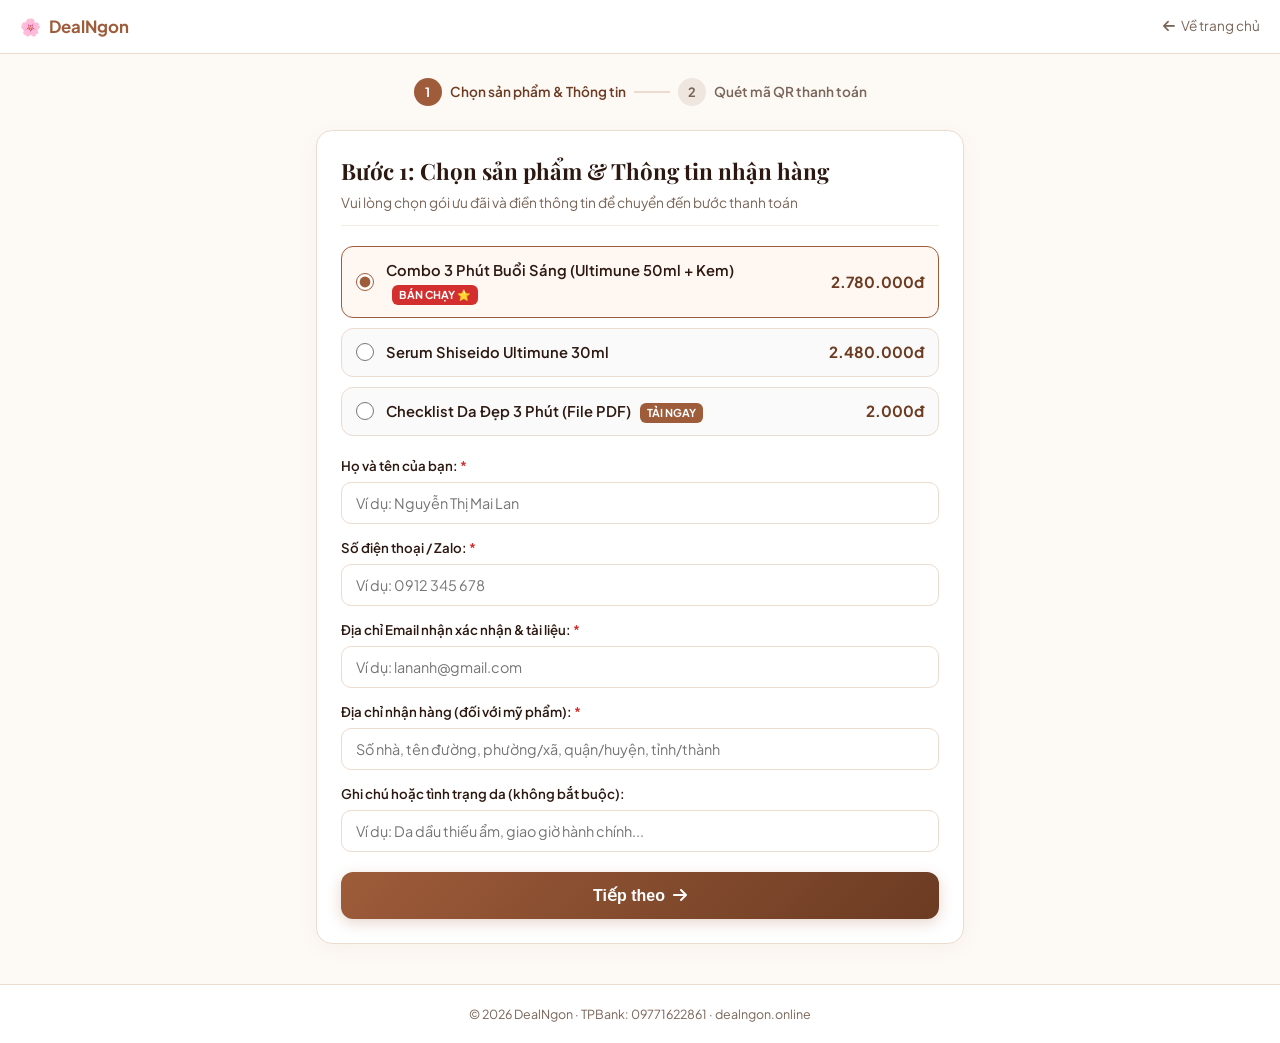
<file: thanh-toan.html>
<!DOCTYPE html>
<html lang="vi">
<head>
  <meta charset="UTF-8">
  <meta name="viewport" content="width=device-width, initial-scale=1.0">
  <title>Thanh Toán Đơn Hàng · DealNgon</title>
  <link rel="preconnect" href="https://fonts.googleapis.com">
  <link rel="preconnect" href="https://fonts.gstatic.com" crossorigin>
  <link href="https://fonts.googleapis.com/css2?family=Plus+Jakarta+Sans:wght@400;500;600;700;800&family=Playfair+Display:ital,wght@0,600;0,700;1,600&display=swap" rel="stylesheet">
  <link rel="stylesheet" href="https://cdnjs.cloudflare.com/ajax/libs/font-awesome/6.5.1/css/all.min.css">
  <style>
    :root {
      --primary: #9E5C3A;
      --primary-light: #C8896A;
      --primary-dark: #6B3B22;
      --bg-warm: #FDF9F5;
      --card-bg: #FFFFFF;
      --border-color: #EBDCD0;
      --text-dark: #2C1810;
      --text-muted: #7A6559;
      --success: #10B981;
      --radius: 16px;
    }

    * { box-sizing: border-box; margin: 0; padding: 0; }
    body {
      font-family: 'Plus Jakarta Sans', -apple-system, BlinkMacSystemFont, sans-serif;
      background-color: var(--bg-warm);
      color: var(--text-dark);
      line-height: 1.5;
      min-height: 100vh;
      display: flex;
      flex-direction: column;
    }

    .top-header {
      background: #fff;
      border-bottom: 1px solid var(--border-color);
      padding: 14px 20px;
      display: flex;
      align-items: center;
      justify-content: space-between;
    }
    .brand-logo {
      display: flex;
      align-items: center;
      gap: 8px;
      text-decoration: none;
      color: var(--text-dark);
      font-weight: 700;
      font-size: 1.05rem;
    }
    .brand-logo span { color: var(--primary); }
    .back-home-link {
      font-size: 0.85rem;
      color: var(--text-muted);
      text-decoration: none;
      display: flex;
      align-items: center;
      gap: 6px;
    }
    .back-home-link:hover { color: var(--primary); }

    .checkout-wrapper {
      max-width: 680px;
      margin: 24px auto 40px;
      padding: 0 16px;
      flex: 1;
      width: 100%;
    }

    /* Step Progress Bar */
    .step-progress {
      display: flex;
      align-items: center;
      justify-content: center;
      margin-bottom: 24px;
      gap: 8px;
    }
    .step-node {
      display: flex;
      align-items: center;
      gap: 8px;
      font-size: 0.85rem;
      font-weight: 600;
      color: var(--text-muted);
    }
    .step-node.active {
      color: var(--primary-dark);
    }
    .step-num {
      width: 28px;
      height: 28px;
      border-radius: 50%;
      background: #EFE6DF;
      color: var(--text-muted);
      display: flex;
      align-items: center;
      justify-content: center;
      font-size: 0.8rem;
      font-weight: 700;
    }
    .step-node.active .step-num {
      background: var(--primary);
      color: #fff;
    }
    .step-node.completed .step-num {
      background: var(--success);
      color: #fff;
    }
    .step-divider {
      width: 36px;
      height: 2px;
      background: var(--border-color);
    }

    .card {
      background: var(--card-bg);
      border-radius: var(--radius);
      border: 1px solid var(--border-color);
      padding: 24px;
      box-shadow: 0 4px 20px rgba(158, 92, 58, 0.05);
    }

    .card-header {
      margin-bottom: 20px;
      padding-bottom: 12px;
      border-bottom: 1px solid #F3EDE7;
    }
    .card-header h2 {
      font-family: 'Playfair Display', serif;
      font-size: 1.4rem;
      color: var(--text-dark);
      margin-bottom: 4px;
    }
    .card-header p {
      color: var(--text-muted);
      font-size: 0.86rem;
    }

    /* Packages */
    .package-options {
      display: flex;
      flex-direction: column;
      gap: 10px;
      margin-bottom: 20px;
    }
    .package-item {
      display: flex;
      align-items: center;
      gap: 12px;
      padding: 12px 14px;
      border: 1.5px solid var(--border-color);
      border-radius: 12px;
      cursor: pointer;
      transition: all 0.2s ease;
      background: #fafafa;
    }
    .package-item:hover { border-color: var(--primary-light); background: #fff; }
    .package-item.active { border-color: var(--primary); background: #FEF7F2; }
    .package-item input[type="radio"] {
      accent-color: var(--primary);
      width: 18px;
      height: 18px;
    }
    .package-info { flex: 1; }
    .package-name {
      font-weight: 600;
      font-size: 0.92rem;
      display: block;
      color: var(--text-dark);
    }
    .package-badge {
      font-size: 0.68rem;
      font-weight: 700;
      background: #D32F2F;
      color: #fff;
      padding: 2px 7px;
      border-radius: 6px;
      margin-left: 6px;
      display: inline-block;
    }
    .package-badge-pdf { background: var(--primary); }
    .package-price {
      font-weight: 700;
      color: var(--primary-dark);
      font-size: 0.95rem;
    }

    /* Form Fields */
    .form-group { margin-bottom: 14px; }
    .form-label {
      display: block;
      font-size: 0.83rem;
      font-weight: 600;
      color: var(--text-dark);
      margin-bottom: 6px;
    }
    .form-label .req { color: #dc2626; }
    .form-input {
      width: 100%;
      padding: 11px 14px;
      border: 1.5px solid var(--border-color);
      border-radius: 10px;
      font-size: 0.9rem;
      font-family: inherit;
      outline: none;
      transition: border-color 0.2s;
    }
    .form-input:focus { border-color: var(--primary); }

    /* Action buttons */
    .btn-next {
      width: 100%;
      background: linear-gradient(135deg, var(--primary), var(--primary-dark));
      color: #fff;
      border: none;
      padding: 14px;
      border-radius: 12px;
      font-weight: 700;
      font-size: 1rem;
      cursor: pointer;
      display: flex;
      align-items: center;
      justify-content: center;
      gap: 8px;
      transition: opacity 0.2s, transform 0.1s;
      box-shadow: 0 4px 14px rgba(158, 92, 58, 0.25);
      margin-top: 20px;
    }
    .btn-next:hover { opacity: 0.95; }
    .btn-next:active { transform: scale(0.99); }

    .btn-back {
      background: transparent;
      border: 1px solid var(--border-color);
      color: var(--text-muted);
      padding: 10px 18px;
      border-radius: 10px;
      font-weight: 600;
      font-size: 0.88rem;
      cursor: pointer;
      display: flex;
      align-items: center;
      gap: 6px;
      transition: all 0.2s;
    }
    .btn-back:hover { background: #FAF6F2; color: var(--text-dark); }

    .btn-paid {
      width: 100%;
      background: linear-gradient(135deg, #10B981, #059669);
      color: #fff;
      border: none;
      padding: 15px;
      border-radius: 12px;
      font-weight: 700;
      font-size: 1.05rem;
      cursor: pointer;
      display: flex;
      align-items: center;
      justify-content: center;
      gap: 8px;
      box-shadow: 0 4px 16px rgba(16, 185, 129, 0.3);
      transition: opacity 0.2s;
      margin-top: 16px;
    }
    .btn-paid:hover { opacity: 0.95; }

    .pulse-dot {
      width: 10px;
      height: 10px;
      background-color: #10B981;
      border-radius: 50%;
      display: inline-block;
      box-shadow: 0 0 0 0 rgba(16, 185, 129, 0.7);
      animation: pulse-dot-anim 1.6s infinite;
    }
    @keyframes pulse-dot-anim {
      0% { transform: scale(0.95); box-shadow: 0 0 0 0 rgba(16, 185, 129, 0.7); }
      70% { transform: scale(1.15); box-shadow: 0 0 0 8px rgba(16, 185, 129, 0); }
      100% { transform: scale(0.95); box-shadow: 0 0 0 0 rgba(16, 185, 129, 0); }
    }

    /* Summary Box in Step 2 */
    .order-summary-box {
      background: #FAF6F2;
      border: 1px solid #EADAD0;
      border-radius: 12px;
      padding: 14px 16px;
      margin-bottom: 20px;
      font-size: 0.88rem;
    }
    .order-summary-row {
      display: flex;
      justify-content: space-between;
      margin-bottom: 6px;
    }
    .order-summary-row:last-child {
      margin-bottom: 0;
      padding-top: 6px;
      border-top: 1px dashed #E2D3C7;
      font-weight: 700;
      color: var(--primary-dark);
      font-size: 1rem;
    }

    /* QR Container */
    .qr-container {
      text-align: center;
      background: #fff;
      border-radius: 14px;
      padding: 18px;
      border: 1px solid var(--border-color);
      margin-bottom: 18px;
    }
    .qr-img {
      width: 200px;
      height: 200px;
      border-radius: 12px;
      margin: 0 auto 10px;
      display: block;
      box-shadow: 0 4px 16px rgba(0,0,0,0.08);
    }
    .qr-loading {
      height: 200px;
      display: flex;
      align-items: center;
      justify-content: center;
      color: var(--text-muted);
      font-size: 0.9rem;
    }

    /* Bank info */
    .bank-info-box {
      background: #F8F9FA;
      border-radius: 12px;
      padding: 12px 16px;
      margin-bottom: 18px;
      font-size: 0.86rem;
    }
    .bank-row {
      display: flex;
      justify-content: space-between;
      align-items: center;
      padding: 7px 0;
      border-bottom: 1px dashed #E2E8F0;
    }
    .bank-row:last-child { border-bottom: none; }
    .bank-label { color: var(--text-muted); }
    .bank-val {
      font-weight: 700;
      color: var(--text-dark);
      display: flex;
      align-items: center;
      gap: 6px;
    }
    .btn-copy {
      background: #EFE6DF;
      border: none;
      padding: 3px 8px;
      border-radius: 6px;
      font-size: 0.72rem;
      cursor: pointer;
      color: var(--primary-dark);
      font-weight: 600;
      transition: all 0.2s;
    }
    .btn-copy:hover { background: var(--primary-light); color: #fff; }

    /* Success Panel */
    .success-panel {
      display: none;
      text-align: center;
      padding: 32px 20px;
    }
    .success-icon {
      font-size: 3.8rem;
      color: var(--success);
      margin-bottom: 14px;
    }
    .success-panel h2 {
      font-family: 'Playfair Display', serif;
      font-size: 1.65rem;
      color: var(--text-dark);
      margin-bottom: 8px;
    }
    .success-desc {
      color: var(--text-muted);
      font-size: 0.92rem;
      margin-bottom: 22px;
      line-height: 1.6;
    }
    .detail-card {
      background: #FAF6F2;
      border-radius: 14px;
      border: 1px solid #EBDCD0;
      padding: 18px;
      max-width: 460px;
      margin: 0 auto 24px;
      font-size: 0.88rem;
      text-align: left;
    }
    .detail-row {
      display: flex;
      justify-content: space-between;
      margin-bottom: 8px;
    }
    .detail-row:last-child { margin-bottom: 0; }
    .detail-row span:first-child { color: var(--text-muted); }
    .detail-row span:last-child { font-weight: 600; color: var(--text-dark); text-align: right; }

    .footer {
      text-align: center;
      padding: 20px;
      font-size: 0.78rem;
      color: var(--text-muted);
      border-top: 1px solid var(--border-color);
      background: #fff;
    }
  </style>
</head>
<body>

  <!-- Top bar -->
  <header class="top-header">
    <a href="/" class="brand-logo">
      🌸 <span>DealNgon</span>
    </a>
    <a href="/" class="back-home-link">
      <i class="fa-solid fa-arrow-left"></i> Về trang chủ
    </a>
  </header>

  <main class="checkout-wrapper">

    <!-- Progress Indicator -->
    <div class="step-progress" id="stepIndicator">
      <div class="step-node active" id="stepNode1">
        <div class="step-num">1</div>
        <span>Chọn sản phẩm & Thông tin</span>
      </div>
      <div class="step-divider"></div>
      <div class="step-node" id="stepNode2">
        <div class="step-num">2</div>
        <span>Quét mã QR thanh toán</span>
      </div>
    </div>

    <!-- ============================================================
         BƯỚC 1: CHỌN SẢN PHẨM & THÔNG TIN NHẬN HÀNG
         ============================================================ -->
    <div class="card" id="step1Card">
      <div class="card-header">
        <h2>Bước 1: Chọn sản phẩm & Thông tin nhận hàng</h2>
        <p>Vui lòng chọn gói ưu đãi và điền thông tin để chuyển đến bước thanh toán</p>
      </div>

      <!-- Package Selection -->
      <div class="package-options" id="packageOptions">
        <!-- Combo 2 -->
        <label class="package-item active" onclick="selectPackageItem('combo2', 2780000, 'Combo 3 Phút Buổi Sáng (50ml + Kem dưỡng)')">
          <input type="radio" name="pkg" value="combo2" checked>
          <div class="package-info">
            <span class="package-name">
              Combo 3 Phút Buổi Sáng (Ultimune 50ml + Kem)
              <span class="package-badge">BÁN CHẠY ⭐</span>
            </span>
          </div>
          <span class="package-price">2.780.000đ</span>
        </label>

        <!-- Gói 1 -->
        <label class="package-item" onclick="selectPackageItem('serum30', 2480000, 'Serum Shiseido Ultimune 30ml')">
          <input type="radio" name="pkg" value="serum30">
          <div class="package-info">
            <span class="package-name">Serum Shiseido Ultimune 30ml</span>
          </div>
          <span class="package-price">2.480.000đ</span>
        </label>

        <!-- Sản phẩm số -->
        <label class="package-item" onclick="selectPackageItem('pdf', 2000, 'Checklist Da Đẹp 3 Phút (File PDF)')">
          <input type="radio" name="pkg" value="pdf">
          <div class="package-info">
            <span class="package-name">
              Checklist Da Đẹp 3 Phút (File PDF)
              <span class="package-badge package-badge-pdf">TẢI NGAY</span>
            </span>
          </div>
          <span class="package-price">2.000đ</span>
        </label>
      </div>

      <!-- Customer info form -->
      <form id="step1Form" onsubmit="goToStep2(event)">
        <div class="form-group">
          <label class="form-label" for="custName">Họ và tên của bạn: <span class="req">*</span></label>
          <input type="text" id="custName" class="form-input" required placeholder="Ví dụ: Nguyễn Thị Mai Lan">
        </div>

        <div class="form-group">
          <label class="form-label" for="custPhone">Số điện thoại / Zalo: <span class="req">*</span></label>
          <input type="tel" id="custPhone" class="form-input" required placeholder="Ví dụ: 0912 345 678" pattern="[0-9]{10,11}">
        </div>

        <div class="form-group">
          <label class="form-label" for="custEmail">Địa chỉ Email nhận xác nhận &amp; tài liệu: <span class="req">*</span></label>
          <input type="email" id="custEmail" class="form-input" required placeholder="Ví dụ: lananh@gmail.com">
        </div>

        <div class="form-group" id="addressGroup">
          <label class="form-label" for="custAddress">Địa chỉ nhận hàng (đối với mỹ phẩm): <span class="req">*</span></label>
          <input type="text" id="custAddress" class="form-input" placeholder="Số nhà, tên đường, phường/xã, quận/huyện, tỉnh/thành">
        </div>

        <div class="form-group">
          <label class="form-label" for="custNotes">Ghi chú hoặc tình trạng da (không bắt buộc):</label>
          <input type="text" id="custNotes" class="form-input" placeholder="Ví dụ: Da dầu thiếu ẩm, giao giờ hành chính...">
        </div>

        <!-- Nút Tiếp theo -->
        <button type="submit" class="btn-next" id="btnNext">
          <span>Tiếp theo</span>
          <i class="fa-solid fa-arrow-right"></i>
        </button>
      </form>
    </div>


    <!-- ============================================================
         BƯỚC 2: QUÉT MÃ QR THANH TOÁN
         ============================================================ -->
    <div class="card" id="step2Card" style="display: none;">
      <div style="display: flex; align-items: center; justify-content: space-between; margin-bottom: 16px;">
        <button type="button" class="btn-back" onclick="goToStep1()">
          <i class="fa-solid fa-arrow-left"></i> Quay lại
        </button>
        <span style="font-size: 0.8rem; font-weight: 700; color: #d97706; background: #FEF3C7; padding: 4px 10px; border-radius: 8px;">
          ⏳ Chờ thanh toán
        </span>
      </div>

      <div class="card-header">
        <h2>Bước 2: Quét mã QR thanh toán</h2>
        <p>Mở ứng dụng ngân hàng bất kỳ để quét mã VietQR tự động điền số tiền và nội dung</p>
      </div>

      <!-- Tóm tắt đơn hàng -->
      <div class="order-summary-box">
        <div class="order-summary-row">
          <span>Khách hàng:</span>
          <strong id="sumCustName">—</strong>
        </div>
        <div class="order-summary-row">
          <span>Số điện thoại:</span>
          <span id="sumCustPhone">—</span>
        </div>
        <div class="order-summary-row">
          <span>Email:</span>
          <span id="sumCustEmail">—</span>
        </div>
        <div class="order-summary-row">
          <span>Sản phẩm:</span>
          <span id="sumPackageName">—</span>
        </div>
        <div class="order-summary-row">
          <span>Tổng tiền thanh toán:</span>
          <span id="sumAmount" style="color: var(--primary); font-weight: 800;">—</span>
        </div>
      </div>

      <!-- Mã QR VietQR -->
      <div class="qr-container">
        <div id="qrLoading" class="qr-loading">⏳ Đang tạo mã VietQR...</div>
        <img id="qrImg" class="qr-img" style="display: none;" alt="VietQR TPBank">
        <p style="font-size: 0.8rem; color: var(--text-muted); margin-top: 8px;">
          Nội dung chuyển khoản: <strong id="txtRefDisplay" style="color: #D32F2F;">DH9999</strong>
        </p>
      </div>

      <!-- Thông tin tài khoản -->
      <div class="bank-info-box">
        <div class="bank-row">
          <span class="bank-label">Ngân hàng:</span>
          <span class="bank-val">TPBank (Tiên Phong Bank)</span>
        </div>
        <div class="bank-row">
          <span class="bank-label">Số tài khoản:</span>
          <span class="bank-val">
            <span>09771622861</span>
            <button type="button" class="btn-copy" onclick="copyText('09771622861', this)">Copy</button>
          </span>
        </div>
        <div class="bank-row">
          <span class="bank-label">Chủ tài khoản:</span>
          <span class="bank-val">TÔ QUỲNH ANH</span>
        </div>
        <div class="bank-row">
          <span class="bank-label">Số tiền:</span>
          <span class="bank-val" style="color: var(--primary);">
            <span id="txtAmountVal">—</span>
            <button type="button" class="btn-copy" onclick="copyAmount(this)">Copy</button>
          </span>
        </div>
        <div class="bank-row">
          <span class="bank-label">Nội dung CK:</span>
          <span class="bank-val">
            <span id="txtRefVal" style="color: #D32F2F;">DH9999</span>
            <button type="button" class="btn-copy" onclick="copyRef(this)">Copy</button>
          </span>
        </div>
      </div>

      <!-- Khung hiển thị trạng thái phát hiện tự động -->
      <div class="auto-detect-box" style="background: #F0FDF4; border: 1.5px solid #86EFAC; border-radius: 12px; padding: 14px 16px; margin: 18px 0; text-align: center;">
        <div style="display: flex; align-items: center; justify-content: center; gap: 8px; color: #166534; font-weight: 700; font-size: 0.95rem;">
          <span class="pulse-dot"></span>
          <span>⚡ Đang tự động nhận diện thanh toán từ ngân hàng...</span>
        </div>
        <p style="margin: 6px 0 0; font-size: 0.82rem; color: #15803D; line-height: 1.5;">
          Sau khi chuyển tiền xong trên App ngân hàng, màn hình sẽ <strong>tự động chuyển sang trang nhận hàng trong 3–5 giây</strong>. Bạn không cần thao tác gì thêm!
        </p>
      </div>

      <!-- Nút kiểm tra ngay (nếu khách muốn kiểm tra lập tức) -->
      <button type="button" class="btn-paid" id="btnPaid" onclick="checkPaymentNow()" style="background: #FAF5F0; color: #9E5C3A; border: 1.5px solid #E8D5C4; font-weight: 600; font-size: 0.9rem; padding: 12px 20px;">
        <i class="fa-solid fa-arrows-rotate" id="checkSpinIcon"></i>
        <span id="btnPaidText">Tôi đã chuyển tiền rồi (Kiểm tra ngay)</span>
      </button>

      <p style="text-align: center; margin-top: 12px; font-size: 0.8rem; color: var(--text-muted);">
        Hệ thống SePay tự động kết nối TPBank 24/7 · Hotline / Zalo hỗ trợ: <strong>0977 338 876</strong>
      </p>
    </div>


    <!-- ============================================================
         MÀN THÔNG BÁO ĐÃ ĐẶT HÀNG / CHỜ ADMIN DUYỆT
         ============================================================ -->
    <div class="card success-panel" id="successCard">
      <div class="success-icon" id="resIcon" style="background:#FEF3C7; color:#D97706;"><i class="fa-solid fa-hourglass-half"></i></div>
      <h2 id="successTitle" style="color:#92400E;">ĐÃ GHI NHẬN THÔNG TIN CHUYỂN KHOẢN! ⏳</h2>
      <p class="success-desc" id="successDesc">
        Cảm ơn bạn! DealNgon đã ghi nhận thông báo chuyển khoản và đang đối soát với tài khoản ngân hàng.
      </p>

      <div id="resPendingNotice" style="background: #FFFBEB; border: 1.5px solid #FCD34D; border-radius: 12px; padding: 14px 16px; margin: 16px 0; text-align: left;">
        <div style="font-weight: 700; color: #92400E; font-size: 0.88rem; display: flex; align-items: center; gap: 6px;">
          <i class="fa-solid fa-shield-halved"></i> Đơn hàng đang chờ Admin kiểm tra số dư (5–15 phút):
        </div>
        <div style="font-size: 0.82rem; color: #78350F; margin-top: 6px; line-height: 1.5;" id="resPendingDetail">
          • <strong>Đối với Combo mỹ phẩm:</strong> Admin kiểm tra tiền vào tài khoản sẽ tiến hành đóng gói và giao hàng ngay.<br>
          • <strong>Đối với File PDF (2.000đ):</strong> Sau khi Admin duyệt thanh toán thành công, hệ thống sẽ tự động gửi file PDF qua Email của bạn và mở nút tải trực tiếp ngay tại đây.
        </div>
      </div>

      <div id="resDownloadBox" style="display: none; margin: 16px 0;">
        <a href="/Checklist-Da-Dep-3-Phut-DealNgon.pdf" download="Checklist-Da-Dep-3-Phut-DealNgon.pdf" class="btn-paid" style="background: linear-gradient(135deg, #10B981 0%, #059669 100%); box-shadow: 0 6px 20px rgba(16, 185, 129, 0.35); text-decoration: none; display: inline-flex;">
          <i class="fa-solid fa-file-pdf"></i> TẢI NGAY BẢN CHECKLIST PDF (ĐÃ DUYỆT)
        </a>
      </div>

      <div class="detail-card">
        <div class="detail-row">
          <span>Mã đơn hàng:</span>
          <span id="resRef" style="color: var(--primary); font-weight: 800;">—</span>
        </div>
        <div class="detail-row">
          <span>Khách hàng:</span>
          <span id="resName">—</span>
        </div>
        <div class="detail-row">
          <span>Số điện thoại:</span>
          <span id="resPhone">—</span>
        </div>
        <div class="detail-row">
          <span>Email:</span>
          <span id="resEmail">—</span>
        </div>
        <div class="detail-row">
          <span>Sản phẩm:</span>
          <span id="resPackage">—</span>
        </div>
        <div class="detail-row">
          <span>Tổng số tiền:</span>
          <span id="resAmount" style="color: var(--primary); font-weight: 800;">—</span>
        </div>
        <div class="detail-row" id="resAddressRow">
          <span>Địa chỉ giao hàng:</span>
          <span id="resAddress">—</span>
        </div>
        <div class="detail-row">
          <span>Trạng thái đơn:</span>
          <span id="resStatus" style="color: #D97706; font-weight: 700;"><i class="fa-solid fa-clock"></i> Đang chờ Admin xác nhận thanh toán</span>
        </div>
      </div>

      <p style="font-size: 0.85rem; color: var(--text-muted); margin-bottom: 24px;" id="resFooterNote">
        Mọi thắc mắc cần hỗ trợ duyệt nhanh, bạn có thể nhắn Zalo: <strong>0977 338 876</strong> nhé! 🌸
      </p>

      <a href="/" class="btn-next" style="display: inline-flex; width: auto; padding: 12px 28px; text-decoration: none;">
        <i class="fa-solid fa-house"></i> Về trang chủ
      </a>
    </div>

  </main>

  <footer class="footer">
    <p>© 2026 DealNgon · TPBank: 09771622861 · dealngon.online</p>
  </footer>

  <script>
    // ── Backend API Server ─────────────────────────────────────
    const isStaticHost = window.location.hostname.includes('github.io') || window.location.hostname === 'dealngon.online';
    const API_BASE = localStorage.getItem('adminServerUrl') || (isStaticHost ? 'https://web-production-42cec4.up.railway.app' : window.location.origin);

    // ── State ──────────────────────────────────────────────────
    let currentPackage = {
      id: 'combo2',
      name: 'Combo 3 Phút Buổi Sáng (50ml + Kem dưỡng)',
      price: 2780000
    };
    let orderRef = 'DH' + Math.floor(1000 + Math.random() * 9000);
    let _pollTimer = null;
    let isPaymentDone = false;

    // ── Init from URL Params ───────────────────────────────────
    function initFromParams() {
      const params = new URLSearchParams(window.location.search);
      const pkg = params.get('package') || params.get('goi');
      const name = params.get('name') || params.get('ten');
      const phone = params.get('phone') || params.get('sdt');
      const email = params.get('email') || params.get('mail');
      const addr = params.get('address') || params.get('diachi');
      const note = params.get('notes') || params.get('ghichu');
      const ref = params.get('ref') || params.get('ma');
      const step = params.get('step');

      if (ref) orderRef = ref.toUpperCase();
      if (name) document.getElementById('custName').value = name;
      if (phone) {
        document.getElementById('custPhone').value = phone;
        if (!ref && phone.length >= 4) {
          orderRef = 'DH' + phone.slice(-4) + Date.now().toString().slice(-4);
        }
      }
      if (email) document.getElementById('custEmail').value = email;
      if (addr) document.getElementById('custAddress').value = addr;
      if (note) document.getElementById('custNotes').value = note;

      if (pkg) {
        const pLower = pkg.toLowerCase();
        if (pLower.includes('pdf') || pLower.includes('checklist')) {
          selectPackageItem('pdf', 2000, 'Checklist Da Đẹp 3 Phút (File PDF)');
        } else if (pLower.includes('serum') || pLower.includes('30ml') || pLower.includes('goi1')) {
          selectPackageItem('serum30', 2480000, 'Serum Shiseido Ultimune 30ml');
        } else {
          selectPackageItem('combo2', 2780000, 'Combo 3 Phút Buổi Sáng (50ml + Kem dưỡng)');
        }
      }

      // Nếu đã có thông tin từ trang chính chuyển sang (step=2), tự động vào luôn Bước 2
      if (step === '2' && name && phone) {
        goToStep2Directly();
      }
    }

    function selectPackageItem(id, price, name) {
      currentPackage = { id, price, name };
      
      document.querySelectorAll('.package-item').forEach(el => el.classList.remove('active'));
      const activeItem = document.querySelector(`.package-item input[value="${id}"]`)?.closest('.package-item');
      if (activeItem) {
        activeItem.classList.add('active');
        activeItem.querySelector('input').checked = true;
      }

      // Ẩn/hiện trường địa chỉ
      const addrGroup = document.getElementById('addressGroup');
      const addrInput = document.getElementById('custAddress');
      if (id === 'pdf') {
        addrGroup.style.display = 'none';
        addrInput.required = false;
      } else {
        addrGroup.style.display = 'block';
        addrInput.required = true;
      }
    }

    // ── Helper validate SĐT & Email chuẩn Việt Nam ───────────
    function normalizeVNPhone(phone) {
      if (!phone) return '';
      let clean = phone.replace(/[^\d+]/g, '');
      if (clean.startsWith('+84')) clean = '0' + clean.slice(3);
      else if (clean.startsWith('84') && clean.length >= 11) clean = '0' + clean.slice(2);
      return clean;
    }

    function isValidVNPhone(phone) {
      const clean = normalizeVNPhone(phone);
      return /^(0)(3|5|7|8|9)[0-9]{8}$/.test(clean) || /^(02)[0-9]{9}$/.test(clean);
    }

    function isValidEmail(email) {
      if (!email) return false;
      return /^[^\s@]+@[^\s@]+\.[^\s@]{2,}$/.test(email.trim());
    }

    // Tự động gỡ viền đỏ khi người dùng gõ
    document.addEventListener('DOMContentLoaded', () => {
      ['custName', 'custPhone', 'custEmail', 'custAddress'].forEach(id => {
        document.getElementById(id)?.addEventListener('input', function() {
          this.style.borderColor = '';
        });
      });
    });

    // ── BƯỚC 1: Xử lý khi bấm nút "Tiếp theo" ──────────────────
    function goToStep2(event) {
      if (event) event.preventDefault();
      
      const nameInput = document.getElementById('custName');
      const phoneInput = document.getElementById('custPhone');
      const emailInput = document.getElementById('custEmail');
      const addressInput = document.getElementById('custAddress');

      const name = (nameInput?.value || '').trim();
      const phone = (phoneInput?.value || '').trim();
      const email = (emailInput?.value || '').trim();
      const address = (addressInput?.value || '').trim();
      const notes = (document.getElementById('custNotes')?.value || '').trim();

      // Reset viền
      if (nameInput) nameInput.style.borderColor = '';
      if (phoneInput) phoneInput.style.borderColor = '';
      if (emailInput) emailInput.style.borderColor = '';
      if (addressInput) addressInput.style.borderColor = '';

      if (!name) {
        alert('⚠️ Vui lòng nhập Họ và tên của bạn!');
        nameInput?.focus();
        return;
      }

      // Validate SĐT
      if (!isValidVNPhone(phone)) {
        alert('⚠️ Số điện thoại không hợp lệ!\n\nVui lòng nhập đúng số điện thoại di động Việt Nam (gồm 10 số, ví dụ: 0912 345 678) để DealNgon liên hệ giao hàng.');
        if (phoneInput) {
          phoneInput.style.borderColor = '#ef4444';
          phoneInput.focus();
        }
        return;
      }

      // Validate Email
      if (!isValidEmail(email)) {
        alert('⚠️ Địa chỉ Email không hợp lệ!\n\nVui lòng nhập đúng định dạng email (ví dụ: lananh@gmail.com) để nhận email xác nhận đơn hàng và tài liệu.');
        if (emailInput) {
          emailInput.style.borderColor = '#ef4444';
          emailInput.focus();
        }
        return;
      }

      if (currentPackage.id !== 'pdf' && !address) {
        alert('⚠️ Vui lòng nhập địa chỉ nhận hàng!');
        if (addressInput) {
          addressInput.style.borderColor = '#ef4444';
          addressInput.focus();
        }
        return;
      }

      const cleanPhone = normalizeVNPhone(phone);
      if (cleanPhone.length >= 4 && !orderRef.includes(cleanPhone.slice(-4))) {
        orderRef = 'DH' + cleanPhone.slice(-4) + Date.now().toString().slice(-4);
      }

      // 1. Tạo Khách hàng & Đơn hàng (Pending) trên Admin
      syncOrderToAdmin(name, cleanPhone, email, address, notes, 'pending');

      // 2. Gửi email FormSubmit
      sendFormSubmitEmail(name, cleanPhone, email, address, notes);

      // 3. Chuyển sang Bước 2
      goToStep2Directly();
    }

    function goToStep2Directly() {
      const name = document.getElementById('custName').value.trim() || 'Quý khách';
      const phone = document.getElementById('custPhone').value.trim() || '';
      const email = document.getElementById('custEmail').value.trim() || '';

      // Cập nhật Step indicator
      document.getElementById('stepNode1').classList.remove('active');
      document.getElementById('stepNode1').classList.add('completed');
      document.getElementById('stepNode2').classList.add('active');

      // Cập nhật tóm tắt Bước 2
      document.getElementById('sumCustName').textContent = name;
      document.getElementById('sumCustPhone').textContent = phone;
      const sumEmail = document.getElementById('sumCustEmail');
      if (sumEmail) sumEmail.textContent = email || '—';
      document.getElementById('sumPackageName').textContent = currentPackage.name;
      document.getElementById('sumAmount').textContent = currentPackage.price.toLocaleString('vi-VN') + 'đ';

      // Cập nhật thông tin ngân hàng & QR
      document.getElementById('txtAmountVal').textContent = currentPackage.price.toLocaleString('vi-VN') + 'đ';
      document.getElementById('txtRefVal').textContent = orderRef;
      document.getElementById('txtRefDisplay').textContent = orderRef;

      // Sinh mã VietQR TPBank qua SePay
      const qrImg = document.getElementById('qrImg');
      const qrLoading = document.getElementById('qrLoading');
      const qrUrl = `https://vietqr.app/img?bank=TPBank&acc=09771622861&template=compact&amount=${currentPackage.price}&des=${orderRef}&holder=TO%20QUYNH%20ANH`;

      qrImg.style.display = 'none';
      qrLoading.style.display = 'flex';
      qrImg.src = qrUrl;
      qrImg.onload = () => {
        qrLoading.style.display = 'none';
        qrImg.style.display = 'block';
      };

      // Đổi giao diện
      document.getElementById('step1Card').style.display = 'none';
      document.getElementById('step2Card').style.display = 'block';
      window.scrollTo({ top: 0, behavior: 'smooth' });

      // Kích hoạt theo dõi SePay thanh toán tự động
      startPaymentPolling(orderRef);
    }

    function goToStep1() {
      if (_pollTimer) clearInterval(_pollTimer);
      document.getElementById('stepNode2').classList.remove('active');
      document.getElementById('stepNode1').classList.remove('completed');
      document.getElementById('stepNode1').classList.add('active');

      document.getElementById('step2Card').style.display = 'none';
      document.getElementById('step1Card').style.display = 'block';
      window.scrollTo({ top: 0, behavior: 'smooth' });
    }

    // ── BƯỚC 2: Kiểm tra thanh toán tức thì ──────────────────
    async function checkPaymentNow() {
      const btn = document.getElementById('btnPaid');
      const icon = document.getElementById('checkSpinIcon');
      const text = document.getElementById('btnPaidText');
      if (btn) btn.disabled = true;
      if (icon) icon.className = 'fa-solid fa-spinner fa-spin';
      if (text) text.textContent = 'Đang kiểm tra biến động số dư TPBank...';

      try {
        const res = await fetch(`${API_BASE}/api/check-payment/${orderRef}`, { signal: AbortSignal.timeout(4000) });
        if (res.ok) {
          const data = await res.json();
          if (data.found && (data.status === 'success' || data.status === 'confirmed' || data.status === 'delivered')) {
            const name = document.getElementById('custName').value.trim() || data.order?.customer_name || 'Quý khách';
            const phone = document.getElementById('custPhone').value.trim() || '';
            const email = document.getElementById('custEmail').value.trim() || data.order?.email || '';
            const address = document.getElementById('custAddress').value.trim() || '';
            showSuccessScreen(name, phone, email, address, true);
            return;
          }
        }
      } catch (e) {
        console.warn('Check payment error:', e);
      }

      // Nếu ngân hàng chưa chuyển tín hiệu tới SePay
      setTimeout(() => {
        if (btn) btn.disabled = false;
        if (icon) icon.className = 'fa-solid fa-arrows-rotate';
        if (text) text.textContent = 'Tôi đã chuyển tiền rồi (Kiểm tra lại)';
        alert('⚡ Hệ thống đang đợi thông báo biến động số dư từ TPBank.\n\nThông thường sau khi bạn hoàn tất lệnh chuyển trên App ngân hàng, SePay sẽ nhận diện trong 3–5 giây. Bạn chỉ cần giữ nguyên màn hình, trang sẽ tự động chuyển sang nhận hàng ngay lập tức!');
      }, 700);
    }

    // ── Lắng nghe thanh toán tự động qua SePay (polling 2.5s) ──
    function startPaymentPolling(ref) {
      if (!API_BASE) return;
      if (_pollTimer) clearInterval(_pollTimer);

      let attempts = 0;
      _pollTimer = setInterval(async () => {
        attempts++;
        if (attempts > 240 || isPaymentDone) {
          clearInterval(_pollTimer);
          return;
        }

        try {
          const res = await fetch(`${API_BASE}/api/check-payment/${ref}`, { signal: AbortSignal.timeout(3000) });
          if (!res.ok) return;
          const data = await res.json();

          if (data.found && (data.status === 'success' || data.status === 'confirmed' || data.status === 'delivered')) {
            clearInterval(_pollTimer);
            const name = document.getElementById('custName').value.trim() || data.order?.customer_name || 'Quý khách';
            const phone = document.getElementById('custPhone').value.trim() || '';
            const email = document.getElementById('custEmail').value.trim() || data.order?.email || '';
            const address = document.getElementById('custAddress').value.trim() || '';
            showSuccessScreen(name, phone, email, address, true);
          }
        } catch(e) {}
      }, 2500);
    }

    // ── Hiển thị Màn hình Đặt hàng / Chờ duyệt / Thành công ─────
    function showSuccessScreen(name, phone, email, address, isConfirmed=false) {
      if (isConfirmed) {
        isPaymentDone = true;
        if (_pollTimer) clearInterval(_pollTimer);
      }

      document.getElementById('stepIndicator').style.display = 'none';
      document.getElementById('step1Card').style.display = 'none';
      document.getElementById('step2Card').style.display = 'none';
      const successCard = document.getElementById('successCard');
      successCard.style.display = 'block';

      const resIcon = document.getElementById('resIcon');
      const resTitle = document.getElementById('successTitle');
      const resDesc = document.getElementById('successDesc');
      const resStatus = document.getElementById('resStatus');
      const resPendingNotice = document.getElementById('resPendingNotice');
      const resDownloadBox = document.getElementById('resDownloadBox');

      const isDigital = currentPackage.id === 'pdf' || (currentPackage.name && currentPackage.name.includes('PDF'));

      if (isConfirmed) {
        if (resIcon) {
          resIcon.innerHTML = '<i class="fa-solid fa-circle-check"></i>';
          resIcon.style.background = '#D1FAE5';
          resIcon.style.color = '#059669';
        }
        if (resTitle) {
          resTitle.textContent = isDigital ? 'THANH TOÁN THÀNH CÔNG! 🎉' : 'ĐẶT HÀNG & THANH TOÁN THÀNH CÔNG! 🎉';
          resTitle.style.color = '#065F46';
        }
        if (resDesc) {
          resDesc.innerHTML = isDigital
            ? `Cảm ơn bạn! Hệ thống SePay đã tự động xác thực thanh toán thành công.<br>Bản <strong>Checklist Da Đẹp 3 Phút (PDF)</strong> đã được gửi tới email <strong>${email || 'của bạn'}</strong> và bạn có thể bấm nút tải về ngay bên dưới!`
            : `Cảm ơn bạn! Hệ thống SePay đã tự động xác thực giao dịch chuyển khoản thành công.<br>DealNgon đã tiếp nhận đơn hàng và đang chuẩn bị đóng gói cẩn thận để gửi tới bạn sớm nhất!`;
        }
        if (resStatus) {
          resStatus.innerHTML = '<span style="color:#10B981; font-weight:700;"><i class="fa-solid fa-circle-check"></i> Đã thanh toán thành công (Tự động)</span>';
        }
        if (resPendingNotice) resPendingNotice.style.display = 'none';
        if (isDigital && resDownloadBox) {
          resDownloadBox.style.display = 'block';
          // Tự động kích hoạt tải file sau 1.2 giây
          setTimeout(() => {
            const dlLink = resDownloadBox.querySelector('a');
            if (dlLink) dlLink.click();
          }, 1200);
        } else if (resDownloadBox) {
          resDownloadBox.style.display = 'none';
        }
      } else {
        if (resIcon) {
          resIcon.innerHTML = '<i class="fa-solid fa-hourglass-half"></i>';
          resIcon.style.background = '#FEF3C7';
          resIcon.style.color = '#D97706';
        }
        if (resTitle) {
          resTitle.textContent = 'ĐANG ĐỐI SOÁT THANH TOÁN... ⏳';
          resTitle.style.color = '#92400E';
        }
        if (resDesc) {
          resDesc.textContent = 'Hệ thống SePay đang kết nối ngân hàng TPBank để kiểm tra biến động số dư. Màn hình sẽ tự động cập nhật ngay khi nhận được tiền.';
        }
        if (resStatus) {
          resStatus.innerHTML = '<span style="color:#D97706; font-weight:700;"><i class="fa-solid fa-clock"></i> Đang chờ xác nhận từ ngân hàng</span>';
        }
        if (resPendingNotice) resPendingNotice.style.display = 'block';
        if (resDownloadBox) resDownloadBox.style.display = 'none';
      }

      document.getElementById('resRef').textContent = orderRef;
      document.getElementById('resName').textContent = name || 'Quý khách';
      document.getElementById('resPhone').textContent = phone || '—';
      const resEmail = document.getElementById('resEmail');
      if (resEmail) resEmail.textContent = email || '—';
      document.getElementById('resPackage').textContent = currentPackage.name;
      document.getElementById('resAmount').textContent = currentPackage.price.toLocaleString('vi-VN') + 'đ';

      const addrRow = document.getElementById('resAddressRow');
      if (currentPackage.id === 'pdf' || !address) {
        addrRow.style.display = 'none';
      } else {
        addrRow.style.display = 'flex';
        document.getElementById('resAddress').textContent = address;
      }

      window.scrollTo({ top: 0, behavior: 'smooth' });
    }

    // ── Đồng bộ đơn hàng & khách hàng lên Backend Admin ────────
    function syncOrderToAdmin(name, phone, email, address, notes, status='pending') {
      if (!API_BASE) return;
      fetch(`${API_BASE}/api/orders/from-checkout`, {
        method: 'POST',
        headers: { 'Content-Type': 'application/json' },
        body: JSON.stringify({
          name: name,
          phone: phone,
          email: email,
          address: address,
          notes: notes,
          package: currentPackage.name,
          payment_ref: orderRef,
          status: status
        })
      }).catch(err => console.warn('Lỗi sync admin:', err));
    }

    function sendFormSubmitEmail(name, phone, email, address, notes) {
      fetch("https://formsubmit.co/ajax/toquynhanh@gmail.com", {
        method: "POST",
        headers: { "Content-Type": "application/json", "Accept": "application/json" },
        body: JSON.stringify({
          "_subject": `🌸 [ĐƠN HÀNG MỚI] ${name} - ${phone} (${orderRef})`,
          "Mã đơn hàng": orderRef,
          "Gói sản phẩm": currentPackage.name,
          "Số tiền": currentPackage.price.toLocaleString('vi-VN') + 'đ',
          "Khách hàng": name,
          "Số điện thoại": phone,
          "Email": email,
          "Địa chỉ": address || 'Không có (Sản phẩm số)',
          "Ghi chú": notes,
          "_template": "table",
          "_captcha": "false"
        })
      }).catch(() => {});
    }

    // ── Copy helpers ───────────────────────────────────────────
    function copyText(val, btn) {
      navigator.clipboard.writeText(val).then(() => {
        const old = btn.textContent;
        btn.textContent = 'Đã chép!';
        btn.style.background = '#10B981';
        btn.style.color = '#fff';
        setTimeout(() => {
          btn.textContent = old;
          btn.style.background = '';
          btn.style.color = '';
        }, 1500);
      });
    }
    function copyAmount(btn) { copyText(currentPackage.price.toString(), btn); }
    function copyRef(btn) { copyText(orderRef, btn); }

    // Khởi động
    window.addEventListener('DOMContentLoaded', initFromParams);
  </script>
</body>
</html>
</file>
